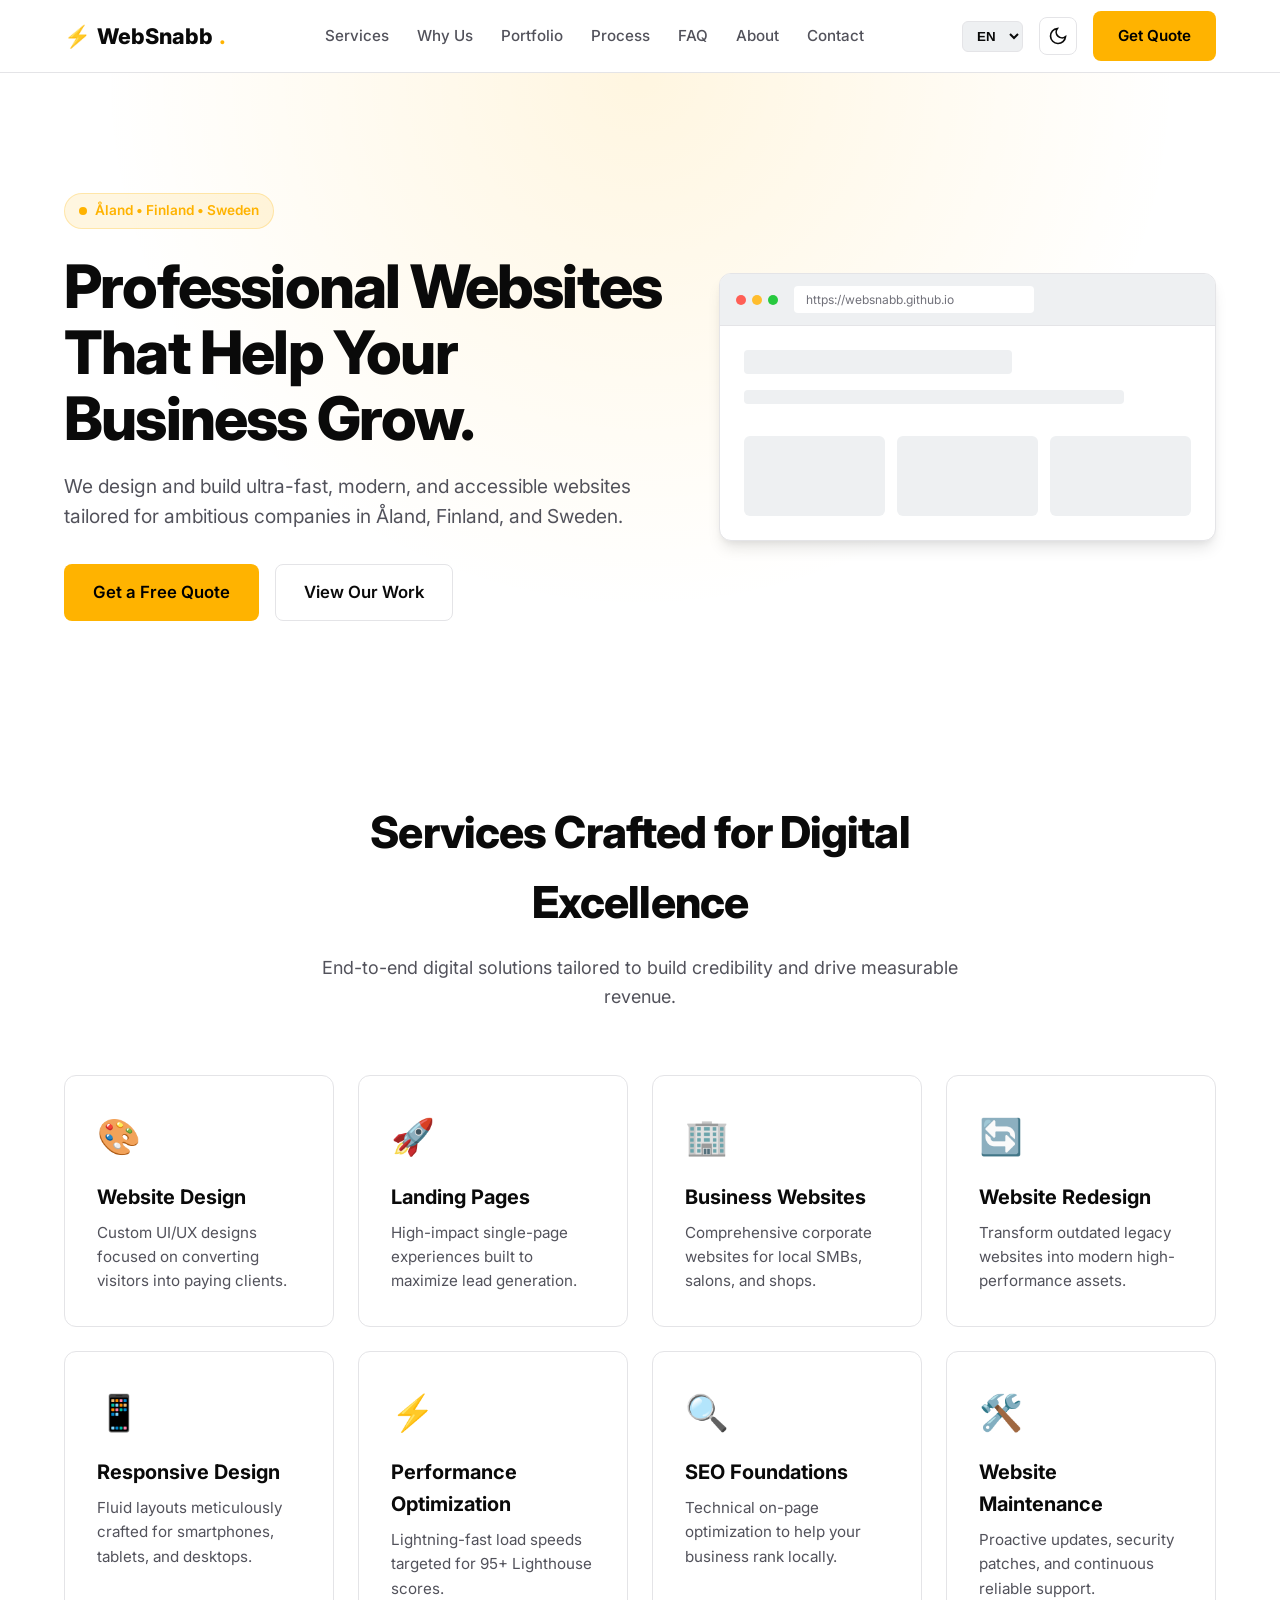
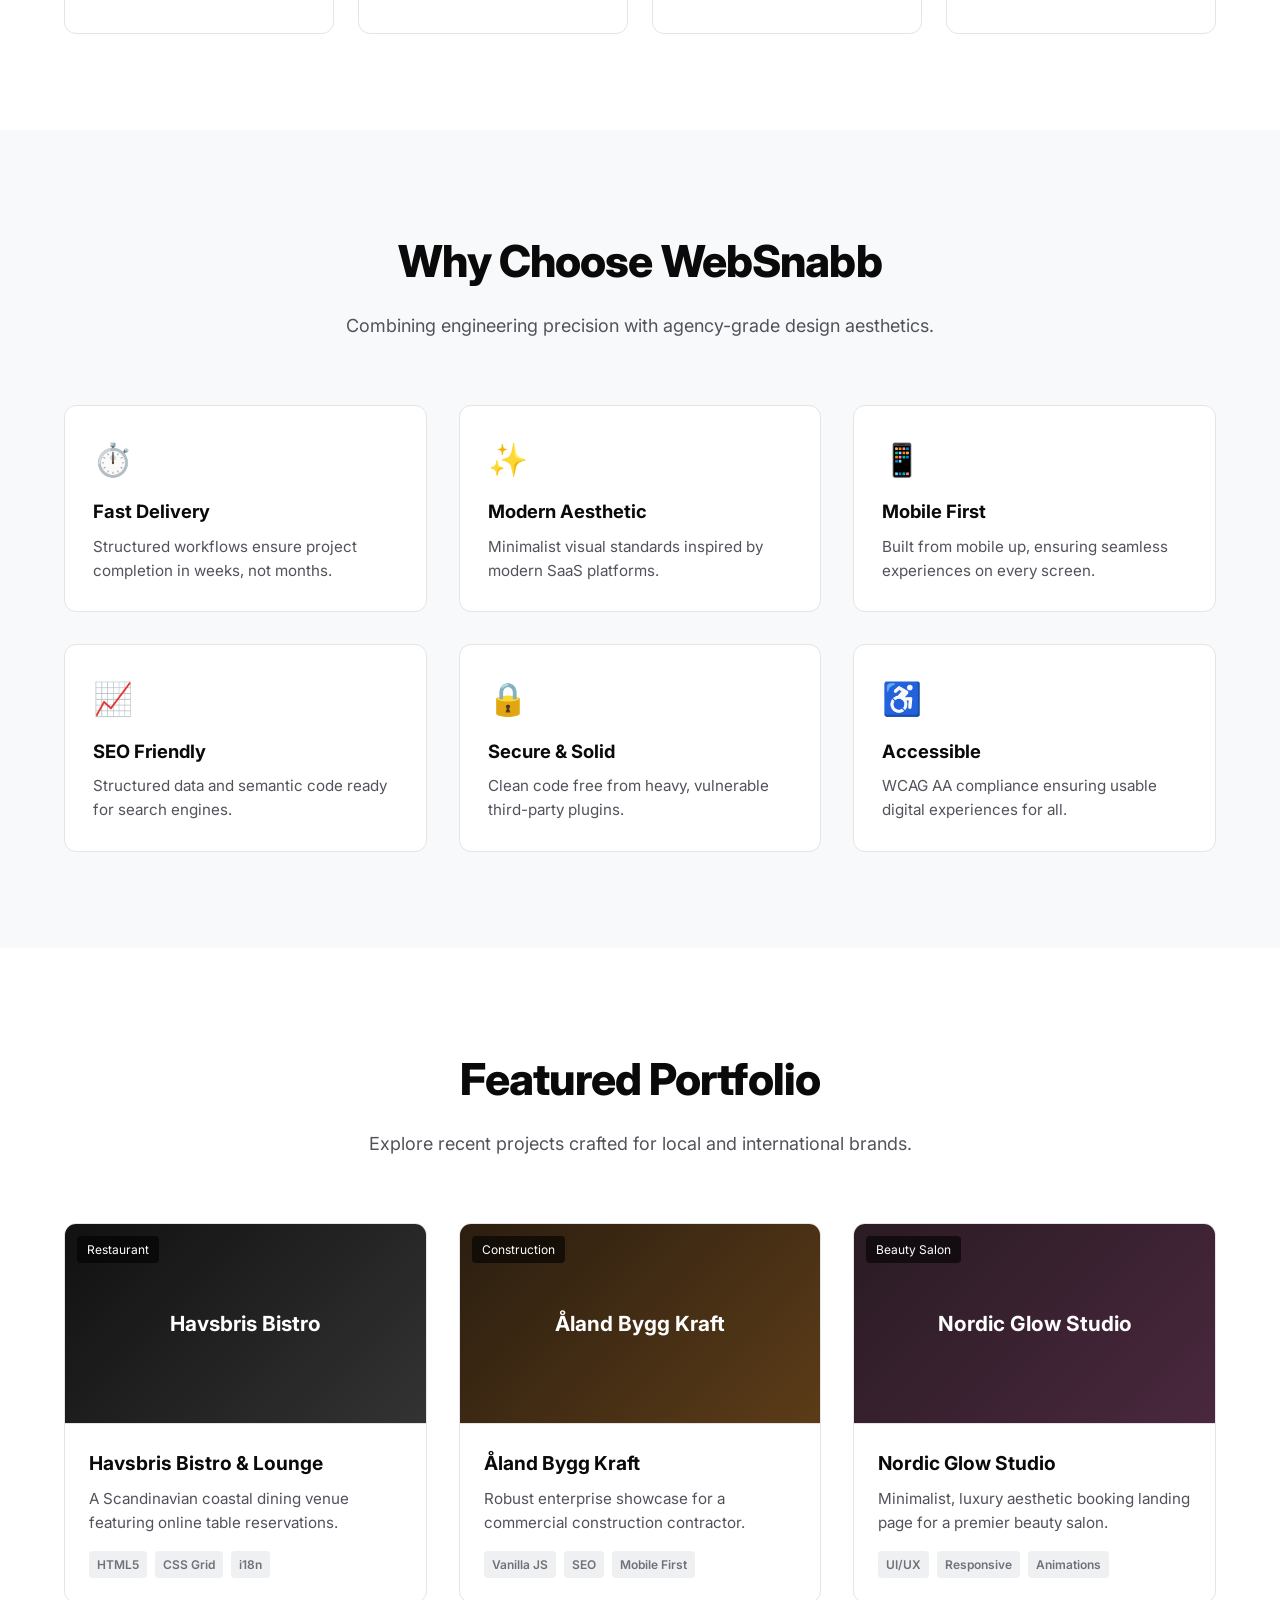
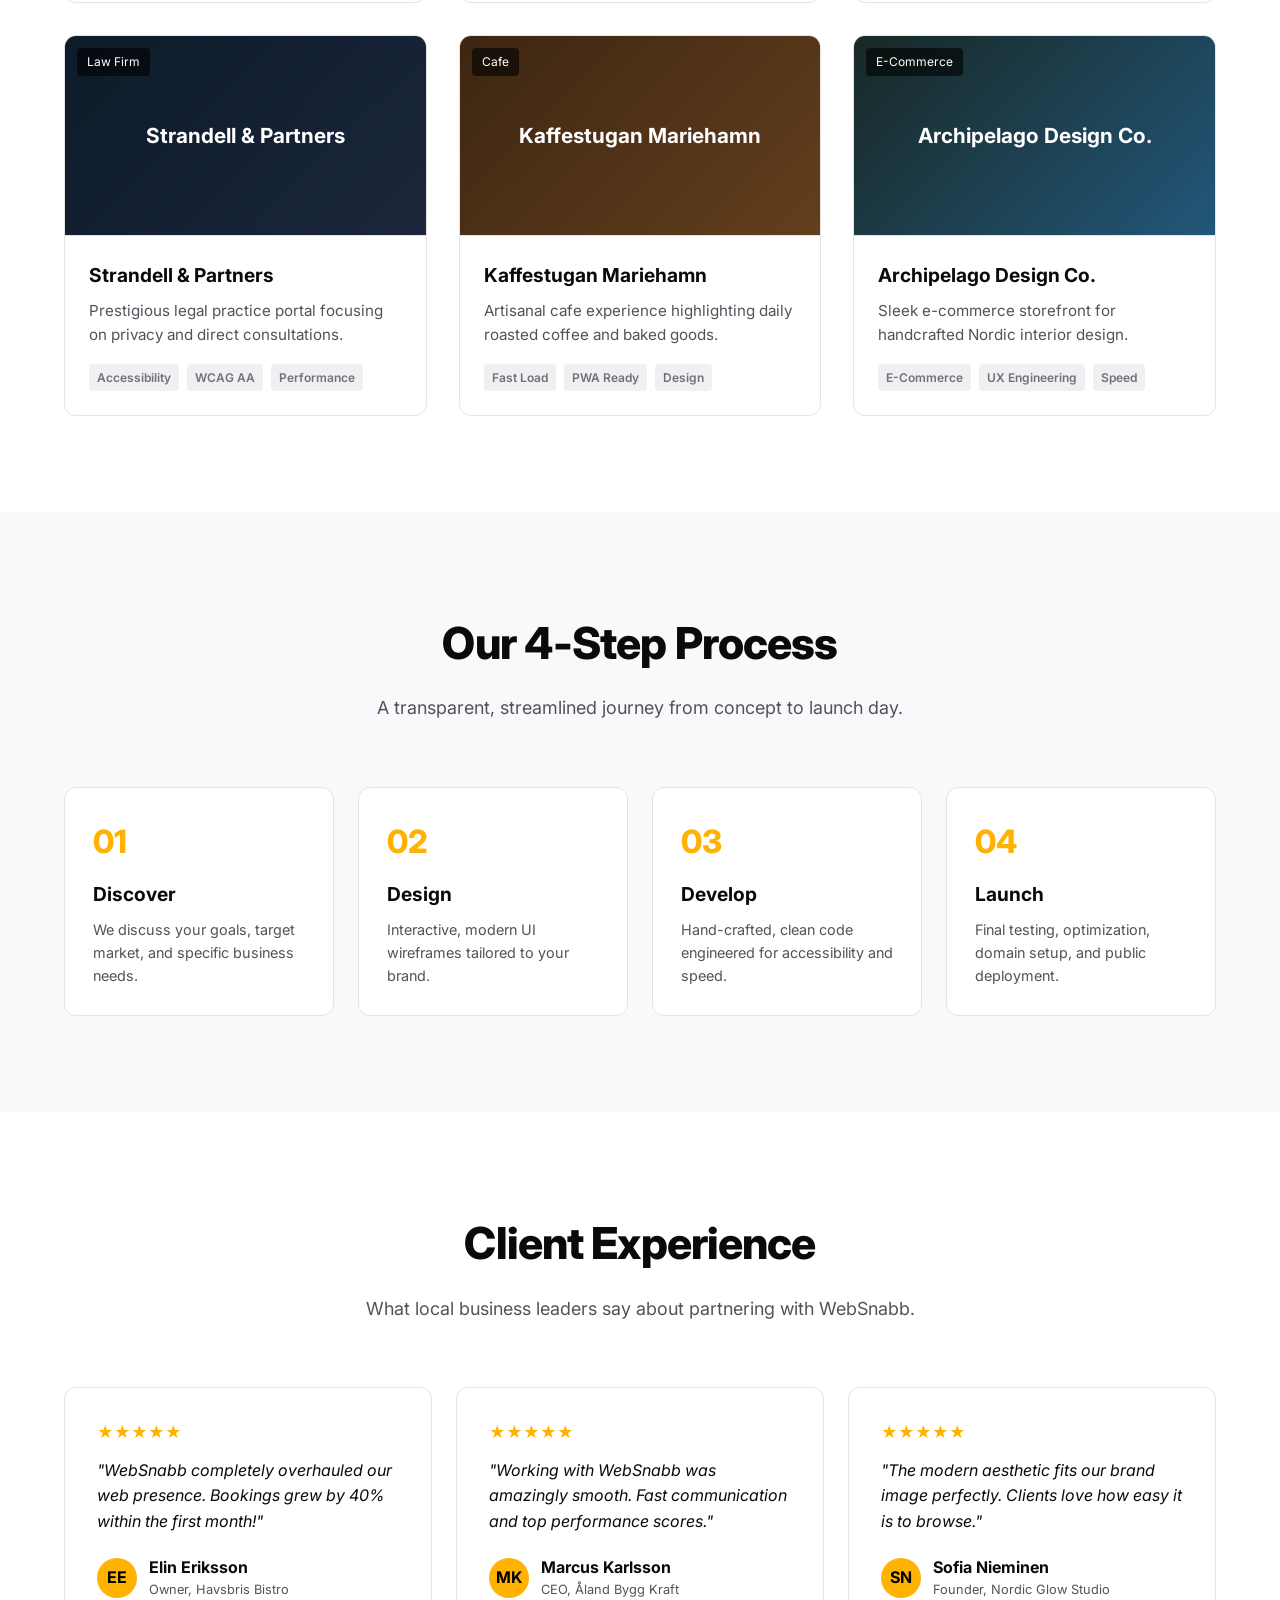
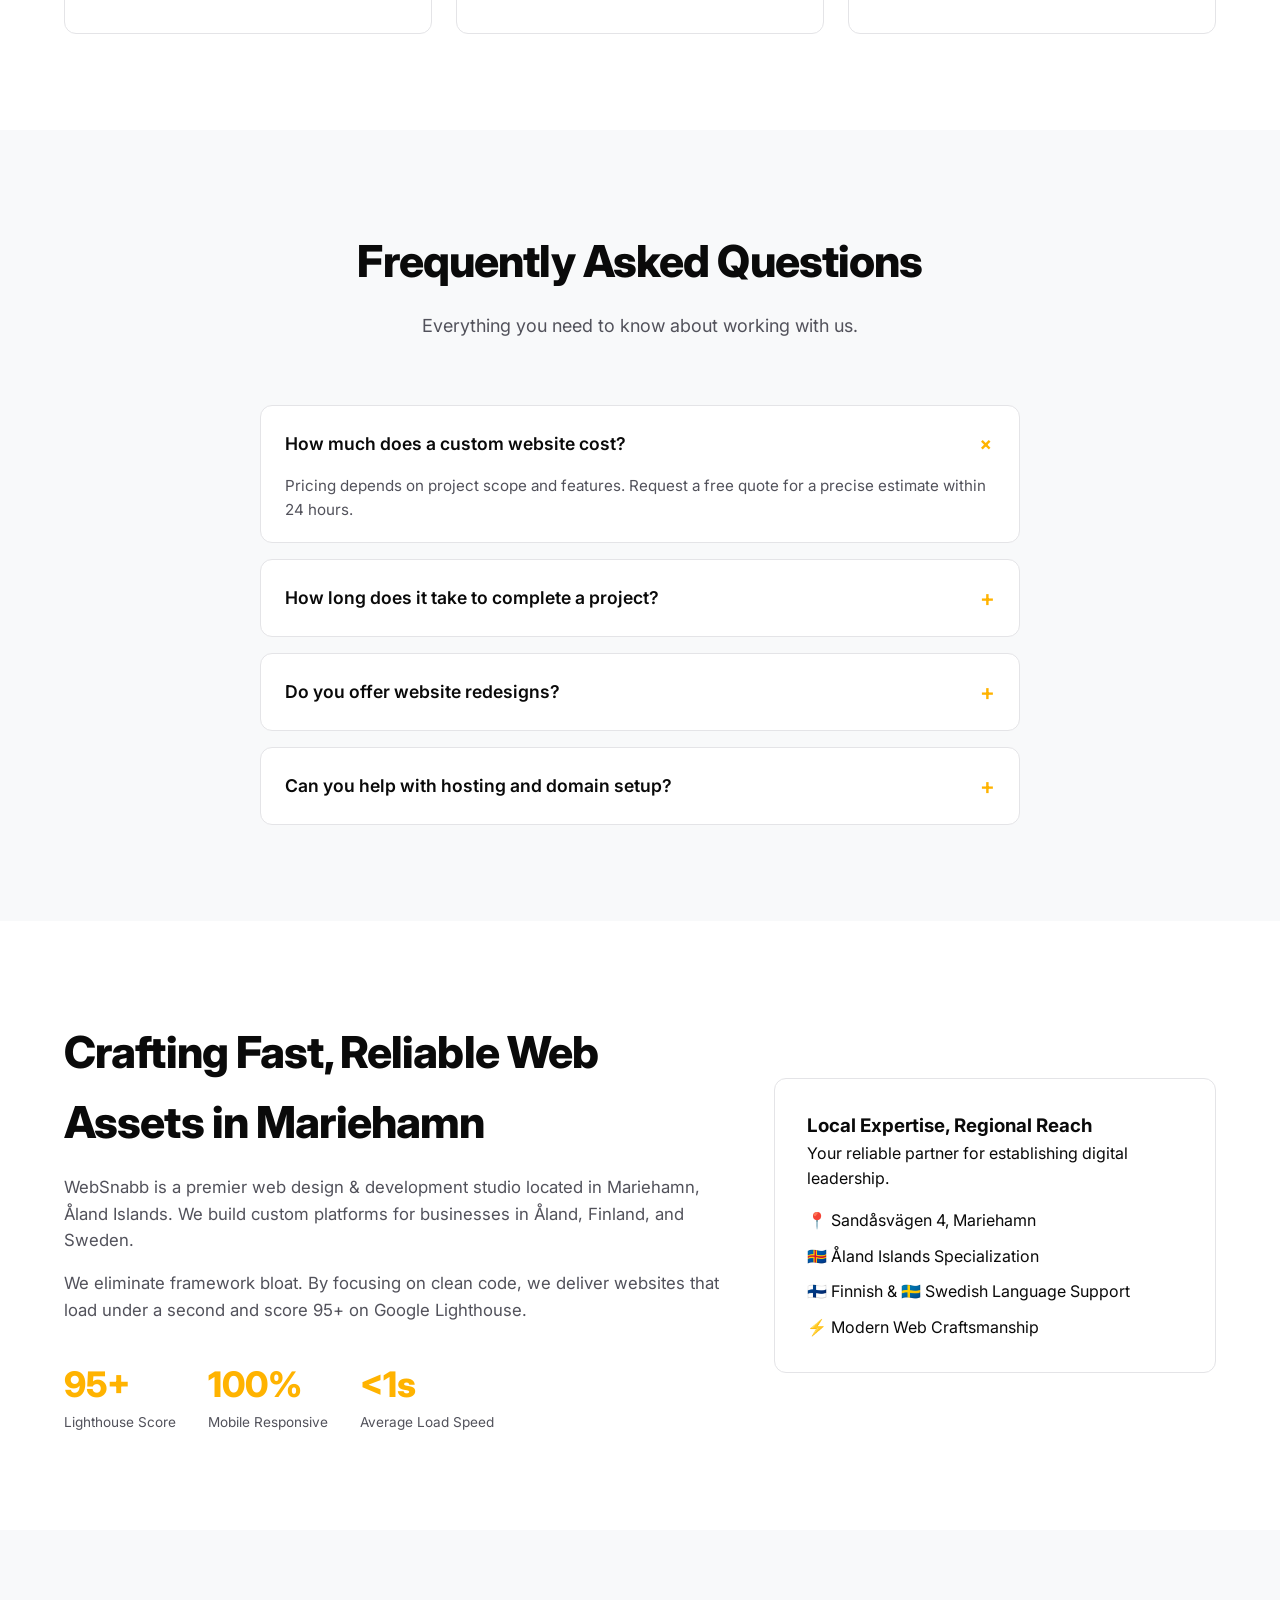
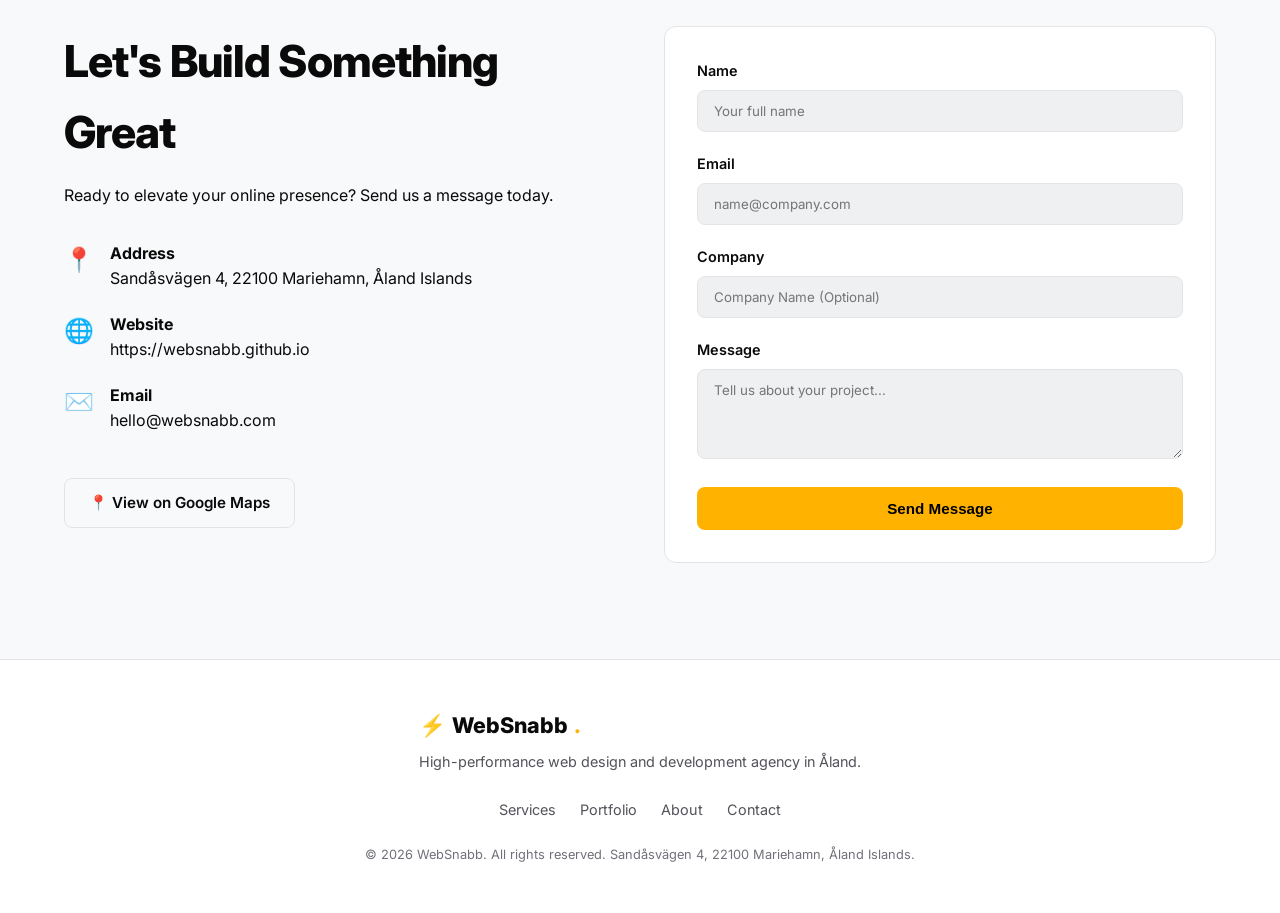
<file: _index.html>
<!DOCTYPE html>
<html lang="en" data-theme="dark">
<head>
  <meta charset="UTF-8">
  <meta name="viewport" content="width=device-width, initial-scale=1.0">
  <title>WebSnabb — Modern Web Design & Development in Åland, Finland & Sweden</title>
  <meta name="description" content="WebSnabb builds ultra-fast, accessible, and high-converting modern websites for businesses in Åland, Finland, and Sweden. Request a free quote today!">
  <meta name="keywords" content="web design, web development, Åland, Mariehamn, Finland, Sweden, fast websites, modern design, SEO">
  <link rel="canonical" href="https://websnabb.github.io/">

  <!-- Open Graph / Facebook -->
  <meta property="og:type" content="website">
  <meta property="og:url" content="https://websnabb.github.io/">
  <meta property="og:title" content="WebSnabb — High-Performance Web Design Agency">
  <meta property="og:description" content="Custom-crafted websites engineered for speed, conversion, and modern aesthetic. Based in Mariehamn, Åland Islands.">
  <meta property="og:image" content="https://websnabb.github.io/og-image.jpg">

  <!-- Twitter Card -->
  <meta name="twitter:card" content="summary_large_image">
  <meta name="twitter:url" content="https://websnabb.github.io/">
  <meta name="twitter:title" content="WebSnabb — High-Performance Web Design Agency">
  <meta name="twitter:description" content="Custom-crafted websites engineered for speed, conversion, and modern aesthetic. Based in Mariehamn, Åland Islands.">
  <meta name="twitter:image" content="https://websnabb.github.io/og-image.jpg">

  <!-- Google Fonts -->
  <link rel="preconnect" href="https://fonts.googleapis.com">
  <link rel="preconnect" href="https://fonts.gstatic.com" crossorigin>
  <link href="https://fonts.googleapis.com/css2?family=Inter:wght@300;400;500;600;700;800&display=swap" rel="stylesheet">

  <link rel="stylesheet" href="styles.css">

  <!-- Structured Data (JSON-LD) -->
  <script type="application/ld+json">
  {
    "@context": "https://schema.org",
    "@type": "ProfessionalService",
    "name": "WebSnabb",
    "url": "https://websnabb.github.io",
    "logo": "https://websnabb.github.io/logo.png",
    "description": "Modern freelance web design & development agency based in Åland Islands.",
    "address": {
      "@type": "PostalAddress",
      "streetAddress": "Sandåsvägen 4",
      "addressLocality": "Mariehamn",
      "postalCode": "22100",
      "addressCountry": "AX"
    },
    "geo": {
      "@type": "GeoCoordinates",
      "latitude": "60.0971",
      "longitude": "19.9348"
    },
    "priceRange": "$$",
    "openingHours": "Mo-Fr 09:00-17:00",
    "telephone": "+358400000000",
    "areaServed": ["Åland", "Finland", "Sweden"]
  }
  </script>
</head>
<body>

  <!-- Skip to content for Accessibility -->
  <a href="#main-content" class="skip-link" data-i18n="nav.skip">Skip to main content</a>

  <!-- Desktop & Tablet Header Navigation -->
  <header class="header" id="header">
    <div class="container header-container">
      <a href="#home" class="logo" aria-label="WebSnabb Homepage">
        <span class="logo-symbol">⚡</span> WebSnabb<span class="accent-dot">.</span>
      </a>

      <nav class="desktop-nav" aria-label="Primary Navigation">
        <ul class="nav-list">
          <li><a href="#services" class="nav-link" data-i18n="nav.services">Services</a></li>
          <li><a href="#why-us" class="nav-link" data-i18n="nav.why_us">Why Us</a></li>
          <li><a href="#portfolio" class="nav-link" data-i18n="nav.portfolio">Portfolio</a></li>
          <li><a href="#process" class="nav-link" data-i18n="nav.process">Process</a></li>
          <li><a href="#faq" class="nav-link" data-i18n="nav.faq">FAQ</a></li>
          <li><a href="#about" class="nav-link" data-i18n="nav.about">About</a></li>
          <li><a href="#contact" class="nav-link" data-i18n="nav.contact">Contact</a></li>
        </ul>
      </nav>

      <div class="header-actions">
        <!-- Language Switcher -->
        <div class="lang-switcher-wrapper">
          <select id="lang-select" class="lang-select" aria-label="Select Language">
            <option value="en">EN</option>
            <option value="sv">SV</option>
            <option value="fi">FI</option>
          </select>
        </div>

        <!-- Theme Toggle Button -->
        <button id="theme-toggle" class="icon-btn" aria-label="Toggle dark/light theme">
          <svg class="sun-icon" viewBox="0 0 24 24" width="20" height="20" fill="none" stroke="currentColor" stroke-width="2"><circle cx="12" cy="12" r="5"/><line x1="12" y1="1" x2="12" y2="3"/><line x1="12" y1="21" x2="12" y2="23"/><line x1="4.22" y1="4.22" x2="5.64" y2="5.64"/><line x1="18.36" y1="18.36" x2="19.78" y2="19.78"/><line x1="1" y1="12" x2="3" y2="12"/><line x1="21" y1="12" x2="23" y2="12"/><line x1="4.22" y1="19.78" x2="5.64" y2="18.36"/><line x1="18.36" y1="5.64" x2="19.78" y2="4.22"/></svg>
          <svg class="moon-icon" viewBox="0 0 24 24" width="20" height="20" fill="none" stroke="currentColor" stroke-width="2"><path d="M21 12.79A9 9 0 1 1 11.21 3 7 7 0 0 0 21 12.79z"/></svg>
        </button>

        <a href="#contact" class="btn btn-primary nav-cta" data-i18n="nav.cta">Get Quote</a>
      </div>
    </div>
  </header>

  <main id="main-content">
    <!-- Hero Section -->
    <section id="home" class="hero-section">
      <div class="container hero-container">
        <div class="hero-content">
          <div class="badge">
            <span class="badge-dot"></span>
            <span data-i18n="hero.badge">Åland • Finland • Sweden</span>
          </div>
          <h1 class="hero-title" data-i18n="hero.title">
            Professional Websites That Help Your Business Grow.
          </h1>
          <p class="hero-description" data-i18n="hero.desc">
            We design and build ultra-fast, modern, and accessible websites tailored for ambitious companies in Åland, Finland, and Sweden.
          </p>
          <div class="hero-actions">
            <a href="#contact" class="btn btn-primary btn-lg" data-i18n="hero.cta_primary">Get a Free Quote</a>
            <a href="#portfolio" class="btn btn-secondary btn-lg" data-i18n="hero.cta_secondary">View Our Work</a>
          </div>
        </div>

        <div class="hero-visual">
          <div class="browser-frame">
            <div class="browser-header">
              <div class="dots">
                <span class="dot red"></span>
                <span class="dot yellow"></span>
                <span class="dot green"></span>
              </div>
              <div class="address-bar">https://websnabb.github.io</div>
            </div>
            <div class="browser-body">
              <div class="mock-hero">
                <div class="mock-line title"></div>
                <div class="mock-line subtitle"></div>
                <div class="mock-grid">
                  <div class="mock-card"></div>
                  <div class="mock-card"></div>
                  <div class="mock-card"></div>
                </div>
              </div>
            </div>
          </div>
        </div>
      </div>
    </section>

    <!-- Services Section -->
    <section id="services" class="section">
      <div class="container">
        <div class="section-header text-center">
          <h2 class="section-title" data-i18n="services.title">Services Crafted for Digital Excellence</h2>
          <p class="section-subtitle" data-i18n="services.subtitle">End-to-end digital solutions tailored to build credibility and drive measurable revenue.</p>
        </div>

        <div class="services-grid">
          <div class="card service-card">
            <div class="card-icon">🎨</div>
            <h3 data-i18n="services.s1_title">Website Design</h3>
            <p data-i18n="services.s1_desc">Custom, bespoke UI/UX designs focused on converting visitors into paying clients.</p>
          </div>
          <div class="card service-card">
            <div class="card-icon">🚀</div>
            <h3 data-i18n="services.s2_title">Landing Pages</h3>
            <p data-i18n="services.s2_desc">High-impact single-page experiences built to maximize lead generation and campaign ROI.</p>
          </div>
          <div class="card service-card">
            <div class="card-icon">🏢</div>
            <h3 data-i18n="services.s3_title">Business Websites</h3>
            <p data-i18n="services.s3_desc">Comprehensive corporate websites with CMS integration for local SMBs, salons, and shops.</p>
          </div>
          <div class="card service-card">
            <div class="card-icon">🔄</div>
            <h3 data-i18n="services.s4_title">Website Redesign</h3>
            <p data-i18n="services.s4_desc">Transform outdated, slow legacy websites into modern, high-converting digital assets.</p>
          </div>
          <div class="card service-card">
            <div class="card-icon">📱</div>
            <h3 data-i18n="services.s5_title">Responsive Design</h3>
            <p data-i18n="services.s5_desc">Seamless layouts meticulously crafted to deliver fluid perfection on smartphones, tablets, and desktops.</p>
          </div>
          <div class="card service-card">
            <div class="card-icon">⚡</div>
            <h3 data-i18n="services.s6_title">Performance Optimization</h3>
            <p data-i18n="services.s6_desc">Lightning-fast load speeds targeted for 95+ Lighthouse scores to boost SEO rankings.</p>
          </div>
          <div class="card service-card">
            <div class="card-icon">🔍</div>
            <h3 data-i18n="services.s7_title">SEO Foundations</h3>
            <p data-i18n="services.s7_desc">Technical on-page optimization, clean semantic markup, and metadata to help you rank locally.</p>
          </div>
          <div class="card service-card">
            <div class="card-icon">🛠️</div>
            <h3 data-i18n="services.s8_title">Website Maintenance</h3>
            <p data-i18n="services.s8_desc">Proactive updates, security patches, content tweaks, and continuous reliable support.</p>
          </div>
        </div>
      </div>
    </section>

    <!-- Why Choose WebSnabb -->
    <section id="why-us" class="section bg-secondary">
      <div class="container">
        <div class="section-header text-center">
          <h2 class="section-title" data-i18n="why.title">Why Choose WebSnabb</h2>
          <p class="section-subtitle" data-i18n="why.subtitle">Combining engineering precision with agency-grade design aesthetics.</p>
        </div>

        <div class="why-grid">
          <div class="why-item">
            <div class="why-icon">⏱️</div>
            <h3 data-i18n="why.w1_title">Fast Delivery</h3>
            <p data-i18n="why.w1_desc">Structured workflows ensure project completion in weeks, not months.</p>
          </div>
          <div class="why-item">
            <div class="why-icon">✨</div>
            <h3 data-i18n="why.w2_title">Modern Aesthetic</h3>
            <p data-i18n="why.w2_desc">SaaS-grade, minimalist visual standards inspired by Apple, Vercel, and Linear.</p>
          </div>
          <div class="why-item">
            <div class="why-icon">📱</div>
            <h3 data-i18n="why.w3_title">Mobile First</h3>
            <p data-i18n="why.w3_desc">Built from the phone screen up, ensuring perfection for mobile visitors.</p>
          </div>
          <div class="why-item">
            <div class="why-icon">📈</div>
            <h3 data-i18n="why.w4_title">SEO Friendly</h3>
            <p data-i18n="why.w4_desc">Structured data, sitemaps, and optimized HTML code for search engines.</p>
          </div>
          <div class="why-item">
            <div class="why-icon">🔒</div>
            <h3 data-i18n="why.w5_title">Secure & Solid</h3>
            <p data-i18n="why.w5_desc">Clean, lightweight code free from vulnerable third-party bloat and plugins.</p>
          </div>
          <div class="why-item">
            <div class="why-icon">♿</div>
            <h3 data-i18n="why.w6_title">Accessible</h3>
            <p data-i18n="why.w6_desc">WCAG AA compliance ensuring usable experiences for all audience segments.</p>
          </div>
        </div>
      </div>
    </section>

    <!-- Portfolio Section -->
    <section id="portfolio" class="section">
      <div class="container">
        <div class="section-header text-center">
          <h2 class="section-title" data-i18n="portfolio.title">Featured Portfolio</h2>
          <p class="section-subtitle" data-i18n="portfolio.subtitle">Explore recent projects crafted for local and international brands.</p>
        </div>

        <div class="portfolio-grid">
          <!-- Card 1 -->
          <div class="card portfolio-card">
            <div class="portfolio-thumb dark-thumb">
              <span class="preview-tag">Restaurant</span>
              <div class="thumb-content">Havsbris Bistro</div>
            </div>
            <div class="portfolio-body">
              <h3 data-i18n="portfolio.p1_title">Havsbris Bistro & Lounge</h3>
              <p data-i18n="portfolio.p1_desc">A Scandinavian coastal dining venue featuring online table reservations and interactive menus.</p>
              <div class="tags">
                <span class="tag">HTML5</span>
                <span class="tag">CSS Grid</span>
                <span class="tag">i18n</span>
              </div>
            </div>
          </div>

          <!-- Card 2 -->
          <div class="card portfolio-card">
            <div class="portfolio-thumb construction-thumb">
              <span class="preview-tag">Construction</span>
              <div class="thumb-content">Åland Bygg Kraft</div>
            </div>
            <div class="portfolio-body">
              <h3 data-i18n="portfolio.p2_title">Åland Bygg Kraft</h3>
              <p data-i18n="portfolio.p2_desc">Robust enterprise showcase for a commercial construction contractor with project galleries.</p>
              <div class="tags">
                <span class="tag">Vanilla JS</span>
                <span class="tag">SEO</span>
                <span class="tag">Mobile First</span>
              </div>
            </div>
          </div>

          <!-- Card 3 -->
          <div class="card portfolio-card">
            <div class="portfolio-thumb salon-thumb">
              <span class="preview-tag">Beauty Salon</span>
              <div class="thumb-content">Nordic Glow Studio</div>
            </div>
            <div class="portfolio-body">
              <h3 data-i18n="portfolio.p3_title">Nordic Glow Studio</h3>
              <p data-i18n="portfolio.p3_desc">Minimalist, luxury aesthetic booking landing page for a premier beauty salon in Mariehamn.</p>
              <div class="tags">
                <span class="tag">UI/UX</span>
                <span class="tag">Responsive</span>
                <span class="tag">Animations</span>
              </div>
            </div>
          </div>

          <!-- Card 4 -->
          <div class="card portfolio-card">
            <div class="portfolio-thumb law-thumb">
              <span class="preview-tag">Law Firm</span>
              <div class="thumb-content">Strandell & Partners</div>
            </div>
            <div class="portfolio-body">
              <h3 data-i18n="portfolio.p4_title">Strandell & Partners</h3>
              <p data-i18n="portfolio.p4_desc">Prestigious, accessible legal practice portal focusing on privacy, expertise, and direct consultations.</p>
              <div class="tags">
                <span class="tag">Accessibility</span>
                <span class="tag">WCAG AA</span>
                <span class="tag">Performance</span>
              </div>
            </div>
          </div>

          <!-- Card 5 -->
          <div class="card portfolio-card">
            <div class="portfolio-thumb cafe-thumb">
              <span class="preview-tag">Cafe</span>
              <div class="thumb-content">Kaffestugan Mariehamn</div>
            </div>
            <div class="portfolio-body">
              <h3 data-i18n="portfolio.p5_title">Kaffestugan Mariehamn</h3>
              <p data-i18n="portfolio.p5_desc">Warm, artisanal cafe experience highlighting daily roasted coffee and baked goods delivery menu.</p>
              <div class="tags">
                <span class="tag">Fast Load</span>
                <span class="tag">PWA Ready</span>
                <span class="tag">Design</span>
              </div>
            </div>
          </div>

          <!-- Card 6 -->
          <div class="card portfolio-card">
            <div class="portfolio-thumb ecommerce-thumb">
              <span class="preview-tag">E-Commerce</span>
              <div class="thumb-content">Archipelago Design Co.</div>
            </div>
            <div class="portfolio-body">
              <h3 data-i18n="portfolio.p6_title">Archipelago Design Co.</h3>
              <p data-i18n="portfolio.p6_desc">Sleek e-commerce storefront for handcrafted Nordic interior design products.</p>
              <div class="tags">
                <span class="tag">E-Commerce</span>
                <span class="tag">UX Engineering</span>
                <span class="tag">Speed</span>
              </div>
            </div>
          </div>
        </div>
      </div>
    </section>

    <!-- Process Section -->
    <section id="process" class="section bg-secondary">
      <div class="container">
        <div class="section-header text-center">
          <h2 class="section-title" data-i18n="process.title">Our 4-Step Process</h2>
          <p class="section-subtitle" data-i18n="process.subtitle">A transparent, streamlined journey from concept to launch day.</p>
        </div>

        <div class="process-timeline">
          <div class="process-step">
            <div class="step-number">01</div>
            <h3 data-i18n="process.s1_title">Discover</h3>
            <p data-i18n="process.s1_desc">We discuss your goals, target market, branding preferences, and specific business needs.</p>
          </div>
          <div class="process-step">
            <div class="step-number">02</div>
            <h3 data-i18n="process.s2_title">Design</h3>
            <p data-i18n="process.s2_desc">Interactive, modern UI wireframes and visual mockups tailored specifically to your audience.</p>
          </div>
          <div class="process-step">
            <div class="step-number">03</div>
            <h3 data-i18n="process.s3_title">Develop</h3>
            <p data-i18n="process.s3_desc">Hand-crafted, clean, lightning-fast code engineered for accessibility and mobile devices.</p>
          </div>
          <div class="process-step">
            <div class="step-number">04</div>
            <h3 data-i18n="process.s4_title">Launch</h3>
            <p data-i18n="process.s4_desc">Final testing, Lighthouse optimization, domain setup, and seamless public deployment.</p>
          </div>
        </div>
      </div>
    </section>

    <!-- Testimonials Section -->
    <section id="testimonials" class="section">
      <div class="container">
        <div class="section-header text-center">
          <h2 class="section-title" data-i18n="testimonials.title">Client Experience</h2>
          <p class="section-subtitle" data-i18n="testimonials.subtitle">What local business leaders say about partnering with WebSnabb.</p>
        </div>

        <div class="testimonials-grid">
          <div class="card testimonial-card">
            <div class="rating">★★★★★</div>
            <p class="quote" data-i18n="testimonials.t1_quote">"WebSnabb completely overhauled our restaurant's web presence. Our online bookings grew by 40% within the first month!"</p>
            <div class="author">
              <div class="author-avatar">EE</div>
              <div>
                <strong>Elin Eriksson</strong>
                <span>Owner, Havsbris Bistro</span>
              </div>
            </div>
          </div>

          <div class="card testimonial-card">
            <div class="rating">★★★★★</div>
            <p class="quote" data-i18n="testimonials.t2_quote">"Working with WebSnabb was amazingly smooth. Fast communication, zero fuss, and the performance scores are top notch."</p>
            <div class="author">
              <div class="author-avatar">MK</div>
              <div>
                <strong>Marcus Karlsson</strong>
                <span>CEO, Åland Bygg Kraft</span>
              </div>
            </div>
          </div>

          <div class="card testimonial-card">
            <div class="rating">★★★★★</div>
            <p class="quote" data-i18n="testimonials.t3_quote">"The modern aesthetic fits our luxury salon image perfectly. Our clients love how simple it is to view our services."</p>
            <div class="author">
              <div class="author-avatar">SN</div>
              <div>
                <strong>Sofia Nieminen</strong>
                <span>Founder, Nordic Glow Studio</span>
              </div>
            </div>
          </div>
        </div>
      </div>
    </section>

    <!-- FAQ Section -->
    <section id="faq" class="section bg-secondary">
      <div class="container">
        <div class="section-header text-center">
          <h2 class="section-title" data-i18n="faq.title">Frequently Asked Questions</h2>
          <p class="section-subtitle" data-i18n="faq.subtitle">Everything you need to know about working with us.</p>
        </div>

        <div class="faq-accordion">
          <details class="faq-item" open>
            <summary class="faq-question">
              <span data-i18n="faq.q1">How much does a custom website cost?</span>
              <span class="faq-icon">+</span>
            </summary>
            <div class="faq-answer">
              <p data-i18n="faq.a1">Pricing depends on project scope, custom features, and section count. Small business sites usually start at modest baseline prices. Request a free quote for a precise estimate within 24 hours.</p>
            </div>
          </details>

          <details class="faq-item">
            <summary class="faq-question">
              <span data-i18n="faq.q2">How long does it take to complete a project?</span>
              <span class="faq-icon">+</span>
            </summary>
            <div class="faq-answer">
              <p data-i18n="faq.a2">Most landing pages and small business websites take between 1 to 3 weeks from discovery to final launch.</p>
            </div>
          </details>

          <details class="faq-item">
            <summary class="faq-question">
              <span data-i18n="faq.q3">Do you offer website redesigns?</span>
              <span class="faq-icon">+</span>
            </summary>
            <div class="faq-answer">
              <p data-i18n="faq.a3">Yes! We specialize in modernizing legacy websites, speeding up slow load times, and improving mobile responsiveness.</p>
            </div>
          </details>

          <details class="faq-item">
            <summary class="faq-question">
              <span data-i18n="faq.q4">Can you help with hosting and domain setup?</span>
              <span class="faq-icon">+</span>
            </summary>
            <div class="faq-answer">
              <p data-i18n="faq.a4">Absolutely. We handle configuration, SSL deployment, domain pointing, and hosting setup on ultra-fast platforms like GitHub Pages, Vercel, or Netlify.</p>
            </div>
          </details>
        </div>
      </div>
    </section>

    <!-- About Section -->
    <section id="about" class="section">
      <div class="container">
        <div class="about-grid">
          <div class="about-content">
            <h2 class="section-title" data-i18n="about.title">Crafting Fast, Reliable Web Assets in Mariehamn</h2>
            <p class="about-text" data-i18n="about.desc1">
              WebSnabb is a premier freelance web design & development studio located in Mariehamn, Åland Islands. We build custom web platforms for ambitious businesses across Åland, Finland, and Sweden.
            </p>
            <p class="about-text" data-i18n="about.desc2">
              We eliminate framework bloat and unnecessary dependencies. By focusing on clean HTML5, modern CSS, and lightweight JS, we deliver websites that load under a second, score 95+ on Google Lighthouse, and look stunning on every screen.
            </p>
            <div class="about-stats">
              <div class="stat-item">
                <div class="stat-number">95+</div>
                <div class="stat-label" data-i18n="about.stat1">Lighthouse Score</div>
              </div>
              <div class="stat-item">
                <div class="stat-number">100%</div>
                <div class="stat-label" data-i18n="about.stat2">Mobile Responsive</div>
              </div>
              <div class="stat-item">
                <div class="stat-number">&lt;1s</div>
                <div class="stat-label" data-i18n="about.stat3">Average Load Speed</div>
              </div>
            </div>
          </div>

          <div class="about-card card">
            <h3 class="card-title" data-i18n="about.card_title">Local Expertise, Regional Reach</h3>
            <p data-i18n="about.card_desc">We serve as a reliable partner for companies aiming to establish digital leadership in Northern Europe.</p>
            <ul class="about-list">
              <li>📍 Sandåsvägen 4, Mariehamn</li>
              <li>🇦🇽 Åland Islands Specialization</li>
              <li>🇫🇮 Finnish & 🇸🇪 Swedish Language Support</li>
              <li>⚡ Modern Web Craftsmanship</li>
            </ul>
          </div>
        </div>
      </div>
    </section>

    <!-- Contact Section -->
    <section id="contact" class="section bg-secondary">
      <div class="container">
        <div class="contact-wrapper">
          <div class="contact-info">
            <h2 class="section-title" data-i18n="contact.title">Let's Build Something Great</h2>
            <p data-i18n="contact.subtitle">Ready to elevate your online presence? Send us a message or request a free quote today.</p>

            <div class="info-items">
              <div class="info-item">
                <span class="info-icon">📍</span>
                <div>
                  <strong>Address</strong>
                  <p>Sandåsvägen 4, 22100 Mariehamn, Åland Islands</p>
                </div>
              </div>

              <div class="info-item">
                <span class="info-icon">🌐</span>
                <div>
                  <strong>Website</strong>
                  <p>https://websnabb.github.io</p>
                </div>
              </div>

              <div class="info-item">
                <span class="info-icon">✉️</span>
                <div>
                  <strong>Email</strong>
                  <p>hello@websnabb.com</p>
                </div>
              </div>
            </div>

            <a href="https://maps.google.com/?q=Sandåsvägen+4+22100+Mariehamn" target="_blank" rel="noopener noreferrer" class="btn btn-secondary map-btn" data-i18n="contact.map_btn">
              📍 View on Google Maps
            </a>
          </div>

          <div class="contact-form-container card">
            <form id="contact-form" class="contact-form">
              <div class="form-group">
                <label for="name" data-i18n="contact.label_name">Name</label>
                <input type="text" id="name" name="name" required placeholder="Your full name">
              </div>

              <div class="form-group">
                <label for="email" data-i18n="contact.label_email">Email</label>
                <input type="email" id="email" name="email" required placeholder="name@company.com">
              </div>

              <div class="form-group">
                <label for="company" data-i18n="contact.label_company">Company</label>
                <input type="text" id="company" name="company" placeholder="Company Name (Optional)">
              </div>

              <div class="form-group">
                <label for="message" data-i18n="contact.label_message">Message</label>
                <textarea id="message" name="message" rows="4" required placeholder="Tell us about your project..."></textarea>
              </div>

              <button type="submit" class="btn btn-primary btn-block" data-i18n="contact.submit">Send Message</button>
              <div id="form-toast" class="form-toast" aria-live="polite"></div>
            </form>
          </div>
        </div>
      </div>
    </section>
  </main>

  <!-- Footer -->
  <footer class="footer">
    <div class="container footer-container">
      <div class="footer-brand">
        <a href="#home" class="logo">
          <span class="logo-symbol">⚡</span> WebSnabb<span class="accent-dot">.</span>
        </a>
        <p data-i18n="footer.tagline">High-performance web design and development agency in Åland.</p>
      </div>

      <div class="footer-links">
        <a href="#services" data-i18n="nav.services">Services</a>
        <a href="#portfolio" data-i18n="nav.portfolio">Portfolio</a>
        <a href="#about" data-i18n="nav.about">About</a>
        <a href="#contact" data-i18n="nav.contact">Contact</a>
      </div>

      <div class="footer-bottom">
        <p>&copy; 2026 WebSnabb. All rights reserved. Sandåsvägen 4, 22100 Mariehamn, Åland Islands.</p>
      </div>
    </div>
  </footer>

  <!-- Mobile Bottom Sticky Navigation -->
  <nav class="mobile-bottom-nav" aria-label="Mobile Navigation">
    <a href="#home" class="mobile-nav-item active">
      <svg viewBox="0 0 24 24" width="20" height="20" fill="none" stroke="currentColor" stroke-width="2"><path d="M3 9l9-7 9 7v11a2 2 0 0 1-2 2H5a2 2 0 0 1-2-2z"/><polyline points="9 22 9 12 15 12 15 22"/></svg>
      <span data-i18n="nav.home">Home</span>
    </a>
    <a href="#services" class="mobile-nav-item">
      <svg viewBox="0 0 24 24" width="20" height="20" fill="none" stroke="currentColor" stroke-width="2"><rect x="2" y="3" width="20" height="14" rx="2" ry="2"/><line x1="8" y1="21" x2="16" y2="21"/><line x1="12" y1="17" x2="12" y2="21"/></svg>
      <span data-i18n="nav.services">Services</span>
    </a>
    <a href="#portfolio" class="mobile-nav-item">
      <svg viewBox="0 0 24 24" width="20" height="20" fill="none" stroke="currentColor" stroke-width="2"><polygon points="12 2 2 7 12 12 22 7 12 2"/><polyline points="2 17 12 22 22 17"/><polyline points="2 12 12 17 22 12"/></svg>
      <span data-i18n="nav.portfolio">Work</span>
    </a>
    <a href="#about" class="mobile-nav-item">
      <svg viewBox="0 0 24 24" width="20" height="20" fill="none" stroke="currentColor" stroke-width="2"><circle cx="12" cy="12" r="10"/><line x1="12" y1="16" x2="12" y2="12"/><line x1="12" y1="8" x2="12.01" y2="8"/></svg>
      <span data-i18n="nav.about">About</span>
    </a>
    <a href="#contact" class="mobile-nav-item">
      <svg viewBox="0 0 24 24" width="20" height="20" fill="none" stroke="currentColor" stroke-width="2"><path d="M4 4h16c1.1 0 2 .9 2 2v12c0 1.1-.9 2-2 2H4c-1.1 0-2-.9-2-2V6c0-1.1.9-2 2-2z"/><polyline points="22,6 12,13 2,6"/></svg>
      <span data-i18n="nav.contact">Contact</span>
    </a>
  </nav>

  <!-- Scripts -->
  <script src="translations.js"></script>
  <script src="script.js"></script>
</body>
</html>
</file>
<file: styles.css>
/* ==========================================================================
   WebSnabb — Production Stylesheet (Vanilla CSS, CSS Custom Properties)
   ========================================================================== */

/* Theme Variables */
:root {
  --font-sans: 'Inter', -apple-system, BlinkMacSystemFont, "Segoe UI", Roboto, sans-serif;

  /* Colors - Light Theme Default */
  --bg-primary: #FFFFFF;
  --bg-secondary: #F8F9FA;
  --bg-tertiary: #EEF0F2;
  --bg-card: #FFFFFF;
  --text-primary: #0A0A0A;
  --text-secondary: #52525B;
  --text-muted: #71717A;
  --border: #E4E4E7;
  
  /* Brand Theme Colors */
  --accent: #FFB300; /* Pure Amber */
  --accent-hover: #E6A100;
  --accent-light: rgba(255, 179, 0, 0.12);
  --brand-black: #000000;

  /* Shadows & Layout */
  --shadow-sm: 0 1px 2px 0 rgba(0, 0, 0, 0.05);
  --shadow-md: 0 4px 6px -1px rgba(0, 0, 0, 0.1), 0 2px 4px -1px rgba(0, 0, 0, 0.06);
  --shadow-lg: 0 10px 15px -3px rgba(0, 0, 0, 0.1), 0 4px 6px -2px rgba(0, 0, 0, 0.05);
  --radius: 12px;
  --transition: all 0.25s cubic-bezier(0.16, 1, 0.3, 1);
  --max-width: 1200px;
}

[data-theme="dark"] {
  --bg-primary: #000000;
  --bg-secondary: #09090B;
  --bg-tertiary: #18181B;
  --bg-card: #121215;
  --text-primary: #FAFAFA;
  --text-secondary: #A1A1AA;
  --text-muted: #71717A;
  --border: #27272A;
  --shadow-sm: 0 1px 2px 0 rgba(0, 0, 0, 0.5);
  --shadow-md: 0 4px 6px -1px rgba(0, 0, 0, 0.5);
  --shadow-lg: 0 10px 25px -5px rgba(0, 0, 0, 0.8);
}

/* Base Resets */
*, *::before, *::after {
  box-sizing: border-box;
  margin: 0;
  padding: 0;
}

html {
  scroll-behavior: smooth;
  font-family: var(--font-sans);
  background-color: var(--bg-primary);
  color: var(--text-primary);
  line-height: 1.6;
  -webkit-font-smoothing: antialiased;
}

body {
  min-height: 100vh;
  overflow-x: hidden;
  padding-bottom: 70px; /* Space for mobile navigation */
}

@media (min-width: 769px) {
  body {
    padding-bottom: 0;
  }
}

/* Accessibility */
.skip-link {
  position: absolute;
  top: -100px;
  left: 10px;
  background: var(--accent);
  color: #000;
  padding: 12px 20px;
  font-weight: 700;
  border-radius: 6px;
  z-index: 9999;
  transition: top 0.2s ease;
}

.skip-link:focus {
  top: 10px;
}

:focus-visible {
  outline: 2px solid var(--accent);
  outline-offset: 3px;
}

/* Layout Utilities */
.container {
  width: 100%;
  max-width: var(--max-width);
  margin: 0 auto;
  padding: 0 24px;
}

.section {
  padding: 96px 0;
}

.bg-secondary {
  background-color: var(--bg-secondary);
}

.text-center {
  text-align: center;
}

.section-header {
  max-width: 680px;
  margin: 0 auto 64px auto;
}

.section-title {
  font-size: clamp(2rem, 4vw, 2.75rem);
  font-weight: 800;
  letter-spacing: -0.02em;
  margin-bottom: 16px;
}

.section-subtitle {
  color: var(--text-secondary);
  font-size: 1.125rem;
}

/* Buttons & Elements */
.btn {
  display: inline-flex;
  align-items: center;
  justify-content: center;
  padding: 12px 24px;
  border-radius: 8px;
  font-weight: 600;
  text-decoration: none;
  cursor: pointer;
  transition: var(--transition);
  border: 1px solid transparent;
  font-size: 0.95rem;
}

.btn-primary {
  background-color: var(--accent);
  color: #000000;
}

.btn-primary:hover {
  background-color: var(--accent-hover);
  transform: translateY(-2px);
}

.btn-secondary {
  background-color: transparent;
  border-color: var(--border);
  color: var(--text-primary);
}

.btn-secondary:hover {
  background-color: var(--bg-tertiary);
  transform: translateY(-2px);
}

.btn-lg {
  padding: 14px 28px;
  font-size: 1.05rem;
}

.btn-block {
  width: 100%;
}

.badge {
  display: inline-flex;
  align-items: center;
  gap: 8px;
  padding: 6px 14px;
  border-radius: 20px;
  background-color: var(--accent-light);
  color: var(--accent);
  font-size: 0.85rem;
  font-weight: 600;
  margin-bottom: 24px;
  border: 1px solid rgba(255, 179, 0, 0.25);
}

.badge-dot {
  width: 8px;
  height: 8px;
  background-color: var(--accent);
  border-radius: 50%;
}

/* Card Styling */
.card {
  background-color: var(--bg-card);
  border: 1px solid var(--border);
  border-radius: var(--radius);
  padding: 32px;
  transition: var(--transition);
}

.card:hover {
  border-color: rgba(255, 179, 0, 0.4);
  transform: translateY(-4px);
  box-shadow: var(--shadow-md);
}

/* Header & Navigation */
.header {
  position: sticky;
  top: 0;
  z-index: 1000;
  background-color: rgba(0, 0, 0, 0.8);
  backdrop-filter: blur(12px);
  border-bottom: 1px solid var(--border);
  transition: var(--transition);
}

[data-theme="light"] .header {
  background-color: rgba(255, 255, 255, 0.85);
}

.header-container {
  display: flex;
  align-items: center;
  justify-content: space-between;
  height: 72px;
}

.logo {
  font-size: 1.35rem;
  font-weight: 800;
  color: var(--text-primary);
  text-decoration: none;
  display: flex;
  align-items: center;
  gap: 6px;
}

.accent-dot {
  color: var(--accent);
}

.desktop-nav {
  display: none;
}

@media (min-width: 900px) {
  .desktop-nav {
    display: block;
  }
}

.nav-list {
  display: flex;
  list-style: none;
  gap: 28px;
}

.nav-link {
  color: var(--text-secondary);
  text-decoration: none;
  font-size: 0.95rem;
  font-weight: 500;
  transition: var(--transition);
}

.nav-link:hover, .nav-link.active {
  color: var(--accent);
}

.header-actions {
  display: flex;
  align-items: center;
  gap: 16px;
}

.lang-select {
  background: var(--bg-tertiary);
  color: var(--text-primary);
  border: 1px solid var(--border);
  padding: 6px 10px;
  border-radius: 6px;
  font-weight: 600;
  cursor: pointer;
}

.icon-btn {
  background: none;
  border: 1px solid var(--border);
  color: var(--text-primary);
  border-radius: 8px;
  padding: 8px;
  cursor: pointer;
  display: flex;
  align-items: center;
  justify-content: center;
  transition: var(--transition);
}

.icon-btn:hover {
  background-color: var(--bg-tertiary);
}

[data-theme="dark"] .sun-icon { display: block; }
[data-theme="dark"] .moon-icon { display: none; }
[data-theme="light"] .sun-icon { display: none; }
[data-theme="light"] .moon-icon { display: block; }

.nav-cta {
  display: none;
}
@media (min-width: 600px) {
  .nav-cta { display: inline-flex; }
}

/* Hero Section */
.hero-section {
  padding: 120px 0 80px 0;
  background: radial-gradient(circle at 50% 0%, var(--accent-light) 0%, transparent 60%);
}

.hero-container {
  display: grid;
  grid-template-columns: 1fr;
  gap: 48px;
  align-items: center;
}

@media (min-width: 992px) {
  .hero-container {
    grid-template-columns: 1.1fr 0.9fr;
  }
}

.hero-title {
  font-size: clamp(2.5rem, 5vw, 3.75rem);
  font-weight: 800;
  line-height: 1.1;
  letter-spacing: -0.03em;
  margin-bottom: 20px;
}

.hero-description {
  font-size: 1.2rem;
  color: var(--text-secondary);
  margin-bottom: 32px;
  max-width: 580px;
}

.hero-actions {
  display: flex;
  flex-wrap: wrap;
  gap: 16px;
}

/* Browser Frame Visual */
.browser-frame {
  background: var(--bg-card);
  border: 1px solid var(--border);
  border-radius: 12px;
  overflow: hidden;
  box-shadow: var(--shadow-lg);
}

.browser-header {
  background: var(--bg-tertiary);
  padding: 12px 16px;
  display: flex;
  align-items: center;
  gap: 16px;
  border-bottom: 1px solid var(--border);
}

.dots { display: flex; gap: 6px; }
.dot { width: 10px; height: 10px; border-radius: 50%; }
.dot.red { background-color: #FF5F56; }
.dot.yellow { background-color: #FFBD2E; }
.dot.green { background-color: #27C93F; }

.address-bar {
  background: var(--bg-primary);
  color: var(--text-muted);
  font-size: 0.75rem;
  padding: 4px 12px;
  border-radius: 4px;
  width: 100%;
  max-width: 240px;
}

.browser-body {
  padding: 24px;
}

.mock-hero {
  display: flex;
  flex-direction: column;
  gap: 16px;
}

.mock-line {
  background: var(--bg-tertiary);
  border-radius: 4px;
}
.mock-line.title { height: 24px; width: 60%; }
.mock-line.subtitle { height: 14px; width: 85%; }

.mock-grid {
  display: grid;
  grid-template-columns: repeat(3, 1fr);
  gap: 12px;
  margin-top: 16px;
}

.mock-card {
  height: 80px;
  background: var(--bg-tertiary);
  border-radius: 6px;
}

/* Services Section */
.services-grid {
  display: grid;
  grid-template-columns: repeat(auto-fit, minmax(260px, 1fr));
  gap: 24px;
}

.service-card .card-icon {
  font-size: 2.2rem;
  margin-bottom: 16px;
}

.service-card h3 {
  font-size: 1.25rem;
  margin-bottom: 8px;
}

.service-card p {
  color: var(--text-secondary);
  font-size: 0.95rem;
}

/* Why Choose Us Grid */
.why-grid {
  display: grid;
  grid-template-columns: repeat(auto-fit, minmax(280px, 1fr));
  gap: 32px;
}

.why-item {
  background: var(--bg-card);
  padding: 28px;
  border-radius: var(--radius);
  border: 1px solid var(--border);
}

.why-icon {
  font-size: 2rem;
  margin-bottom: 12px;
}

.why-item h3 {
  font-size: 1.15rem;
  margin-bottom: 8px;
}

.why-item p {
  color: var(--text-secondary);
  font-size: 0.95rem;
}

/* Portfolio Section */
.portfolio-grid {
  display: grid;
  grid-template-columns: repeat(auto-fit, minmax(320px, 1fr));
  gap: 32px;
}

.portfolio-card {
  padding: 0;
  overflow: hidden;
}

.portfolio-thumb {
  height: 200px;
  background: var(--bg-tertiary);
  display: flex;
  align-items: center;
  justify-content: center;
  position: relative;
  border-bottom: 1px solid var(--border);
}

.dark-thumb { background: linear-gradient(135deg, #111, #333); }
.construction-thumb { background: linear-gradient(135deg, #2b1e10, #5c3c18); }
.salon-thumb { background: linear-gradient(135deg, #2a1b24, #4a283e); }
.law-thumb { background: linear-gradient(135deg, #0d1b2a, #1b263b); }
.cafe-thumb { background: linear-gradient(135deg, #3d2612, #633f1d); }
.ecommerce-thumb { background: linear-gradient(135deg, #182825, #22577a); }

.preview-tag {
  position: absolute;
  top: 12px;
  left: 12px;
  background: rgba(0,0,0,0.6);
  color: #fff;
  font-size: 0.75rem;
  padding: 4px 10px;
  border-radius: 4px;
}

.thumb-content {
  font-size: 1.3rem;
  font-weight: 700;
  color: #ffffff;
}

.portfolio-body {
  padding: 24px;
}

.portfolio-body h3 {
  font-size: 1.2rem;
  margin-bottom: 8px;
}

.portfolio-body p {
  color: var(--text-secondary);
  font-size: 0.95rem;
  margin-bottom: 16px;
}

.tags {
  display: flex;
  gap: 8px;
  flex-wrap: wrap;
}

.tag {
  background: var(--bg-tertiary);
  color: var(--text-muted);
  font-size: 0.75rem;
  padding: 4px 8px;
  border-radius: 4px;
  font-weight: 600;
}

/* Process Timeline */
.process-timeline {
  display: grid;
  grid-template-columns: repeat(auto-fit, minmax(220px, 1fr));
  gap: 24px;
}

.process-step {
  background: var(--bg-card);
  border: 1px solid var(--border);
  padding: 28px;
  border-radius: var(--radius);
  position: relative;
}

.step-number {
  font-size: 2rem;
  font-weight: 800;
  color: var(--accent);
  margin-bottom: 12px;
}

.process-step h3 {
  font-size: 1.2rem;
  margin-bottom: 8px;
}

.process-step p {
  color: var(--text-secondary);
  font-size: 0.9rem;
}

/* Testimonials */
.testimonials-grid {
  display: grid;
  grid-template-columns: repeat(auto-fit, minmax(300px, 1fr));
  gap: 24px;
}

.rating { color: var(--accent); margin-bottom: 12px; }

.quote {
  font-style: italic;
  margin-bottom: 20px;
  color: var(--text-primary);
}

.author {
  display: flex;
  align-items: center;
  gap: 12px;
}

.author-avatar {
  width: 40px;
  height: 40px;
  border-radius: 50%;
  background: var(--accent);
  color: #000;
  display: flex;
  align-items: center;
  justify-content: center;
  font-weight: 700;
}

.author div {
  display: flex;
  flex-direction: column;
}

.author span {
  font-size: 0.8rem;
  color: var(--text-secondary);
}

/* FAQ Accordion */
.faq-accordion {
  max-width: 760px;
  margin: 0 auto;
  display: flex;
  flex-direction: column;
  gap: 16px;
}

.faq-item {
  background: var(--bg-card);
  border: 1px solid var(--border);
  border-radius: var(--radius);
  padding: 20px 24px;
}

.faq-question {
  font-size: 1.1rem;
  font-weight: 600;
  cursor: pointer;
  display: flex;
  justify-content: space-between;
  align-items: center;
  list-style: none;
}

.faq-question::-webkit-details-marker { display: none; }

.faq-icon {
  font-size: 1.4rem;
  color: var(--accent);
  transition: transform 0.2s;
}

details[open] .faq-icon {
  transform: rotate(45deg);
}

.faq-answer {
  margin-top: 12px;
  color: var(--text-secondary);
  font-size: 0.95rem;
}

/* About Section */
.about-grid {
  display: grid;
  grid-template-columns: 1fr;
  gap: 48px;
  align-items: center;
}

@media (min-width: 900px) {
  .about-grid {
    grid-template-columns: 1.2fr 0.8fr;
  }
}

.about-text {
  color: var(--text-secondary);
  font-size: 1.05rem;
  margin-bottom: 16px;
}

.about-stats {
  display: flex;
  gap: 32px;
  margin-top: 32px;
}

.stat-number {
  font-size: 2.2rem;
  font-weight: 800;
  color: var(--accent);
}

.stat-label {
  font-size: 0.85rem;
  color: var(--text-secondary);
}

.about-list {
  list-style: none;
  margin-top: 16px;
  display: flex;
  flex-direction: column;
  gap: 10px;
}

/* Contact Section */
.contact-wrapper {
  display: grid;
  grid-template-columns: 1fr;
  gap: 48px;
}

@media (min-width: 900px) {
  .contact-wrapper {
    grid-template-columns: 1fr 1fr;
  }
}

.info-items {
  margin: 32px 0;
  display: flex;
  flex-direction: column;
  gap: 20px;
}

.info-item {
  display: flex;
  gap: 16px;
  align-items: flex-start;
}

.info-icon {
  font-size: 1.5rem;
}

.map-btn {
  margin-top: 12px;
}

.form-group {
  margin-bottom: 20px;
}

.form-group label {
  display: block;
  font-size: 0.9rem;
  font-weight: 600;
  margin-bottom: 8px;
}

.form-group input,
.form-group textarea {
  width: 100%;
  padding: 12px 16px;
  background: var(--bg-tertiary);
  border: 1px solid var(--border);
  border-radius: 8px;
  color: var(--text-primary);
  font-family: inherit;
}

.form-toast {
  margin-top: 16px;
  padding: 12px;
  border-radius: 8px;
  display: none;
  font-weight: 600;
  text-align: center;
}

.form-toast.success {
  display: block;
  background: rgba(39, 201, 63, 0.15);
  color: #27C93F;
  border: 1px solid #27C93F;
}

/* Mobile Sticky Bottom Navigation */
.mobile-bottom-nav {
  position: fixed;
  bottom: 0;
  left: 0;
  right: 0;
  height: 64px;
  background: rgba(0, 0, 0, 0.9);
  backdrop-filter: blur(12px);
  border-top: 1px solid var(--border);
  display: flex;
  justify-content: space-around;
  align-items: center;
  z-index: 1000;
}

[data-theme="light"] .mobile-bottom-nav {
  background: rgba(255, 255, 255, 0.95);
}

@media (min-width: 769px) {
  .mobile-bottom-nav {
    display: none;
  }
}

.mobile-nav-item {
  display: flex;
  flex-direction: column;
  align-items: center;
  gap: 4px;
  color: var(--text-muted);
  text-decoration: none;
  font-size: 0.7rem;
  font-weight: 500;
}

.mobile-nav-item.active {
  color: var(--accent);
}

/* Footer */
.footer {
  background-color: var(--bg-primary);
  border-top: 1px solid var(--border);
  padding: 48px 0;
}

.footer-container {
  display: flex;
  flex-direction: column;
  align-items: center;
  gap: 24px;
  text-align: center;
}

.footer-brand p {
  color: var(--text-secondary);
  font-size: 0.9rem;
  margin-top: 8px;
}

.footer-links {
  display: flex;
  gap: 24px;
}

.footer-links a {
  color: var(--text-secondary);
  text-decoration: none;
  font-size: 0.9rem;
}

.footer-bottom {
  color: var(--text-muted);
  font-size: 0.8rem;
}

/* Motion Accessibility */
@media (prefers-reduced-motion: reduce) {
  *, *::before, *::after {
    animation-duration: 0.01ms !important;
    transition-duration: 0.01ms !important;
    scroll-behavior: auto !important;
  }
}
</file>
